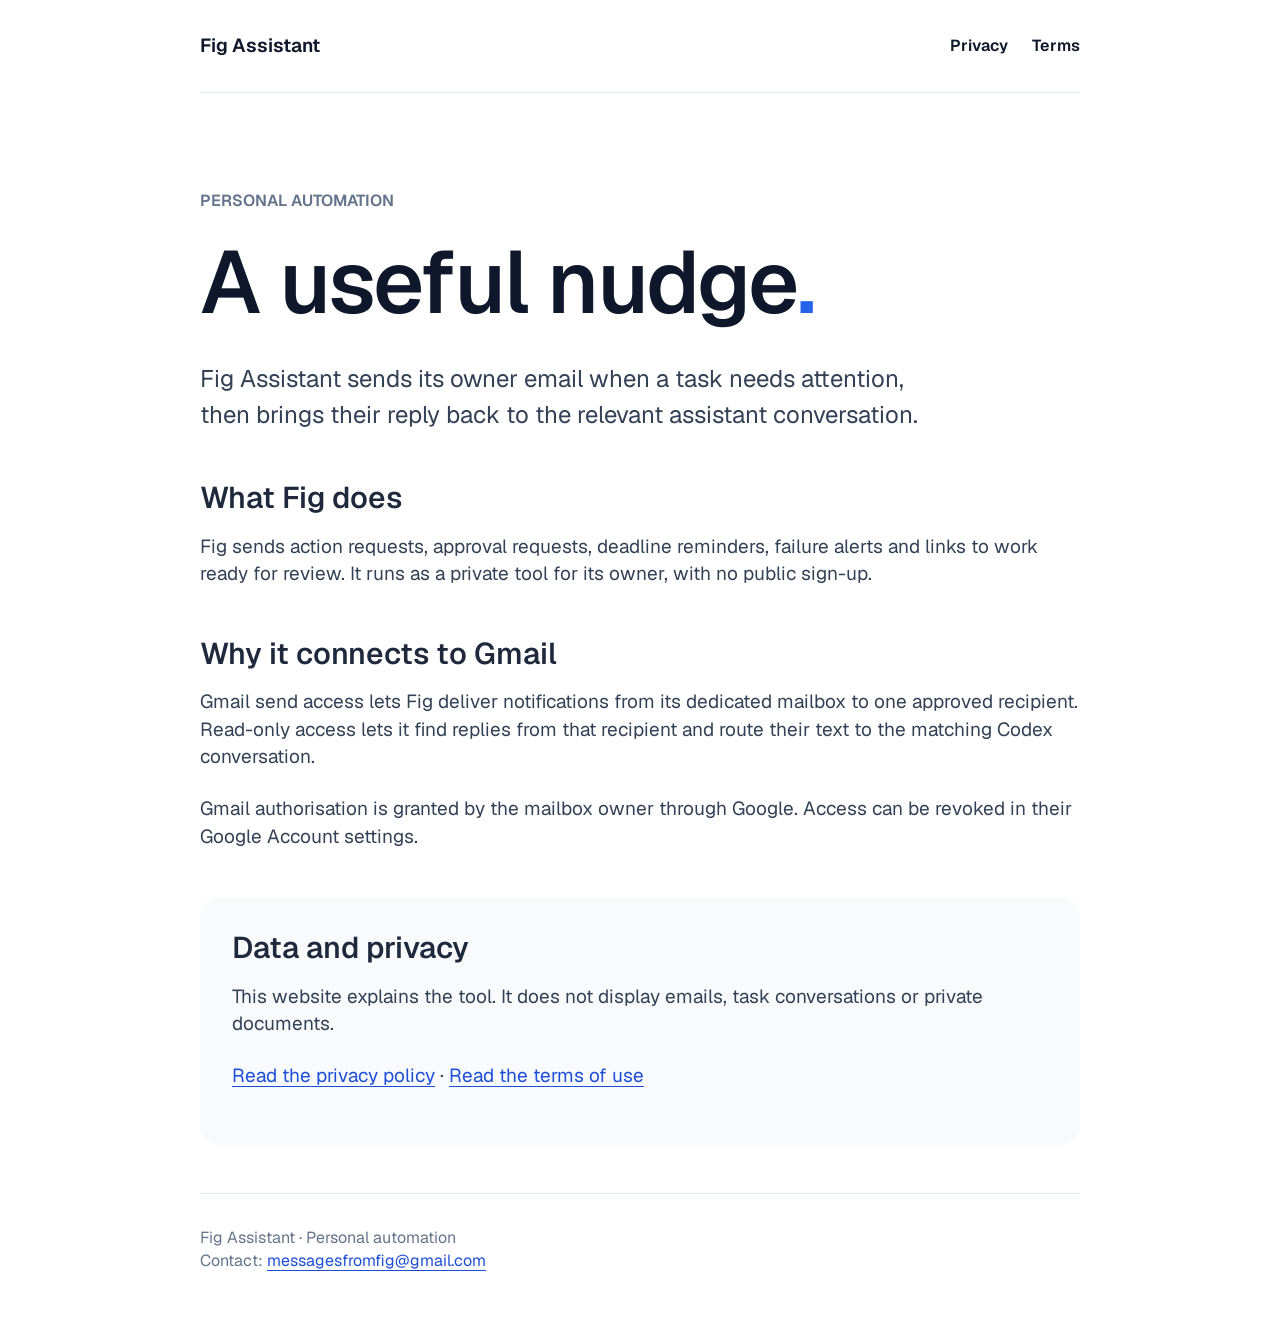
<file: index.html>
<!doctype html><html lang="en"><head><meta charset="utf-8"><meta name="viewport" content="width=device-width,initial-scale=1"><meta name="google-site-verification" content="SStZzeAy3qRWo9pvrleiL3JiTB3RvuiNqu80Wiv4vf4"><meta name="description" content="Fig Assistant is a personal email notification and reply-routing tool. Read how it works and how it handles data."><title>Personal email assistant · Fig Assistant</title><link rel="stylesheet" href="/style.css"></head><body class="home"><header><a href="/">Fig Assistant</a><nav aria-label="Main navigation"><a href="/privacy/">Privacy</a><a href="/terms/">Terms</a></nav></header><main><div class="label">PERSONAL AUTOMATION</div><h1>A useful nudge<span>.</span></h1><p class="lead">Fig Assistant sends its owner email when a task needs attention, then brings their reply back to the relevant assistant conversation.</p><section><h2>What Fig does</h2><p>Fig sends action requests, approval requests, deadline reminders, failure alerts and links to work ready for review. It runs as a private tool for its owner, with no public sign-up.</p></section><section><h2>Why it connects to Gmail</h2><p>Gmail send access lets Fig deliver notifications from its dedicated mailbox to one approved recipient. Read-only access lets it find replies from that recipient and route their text to the matching Codex conversation.</p><p>Gmail authorisation is granted by the mailbox owner through Google. Access can be revoked in their Google Account settings.</p></section><div class="note"><h2>Data and privacy</h2><p>This website explains the tool. It does not display emails, task conversations or private documents.</p><p><a href="/privacy/">Read the privacy policy</a> · <a href="/terms/">Read the terms of use</a></p></div></main><footer><p>Fig Assistant · Personal automation<br>Contact: <a href="mailto:messagesfromfig@gmail.com">messagesfromfig@gmail.com</a></p></footer></body></html>
</file>
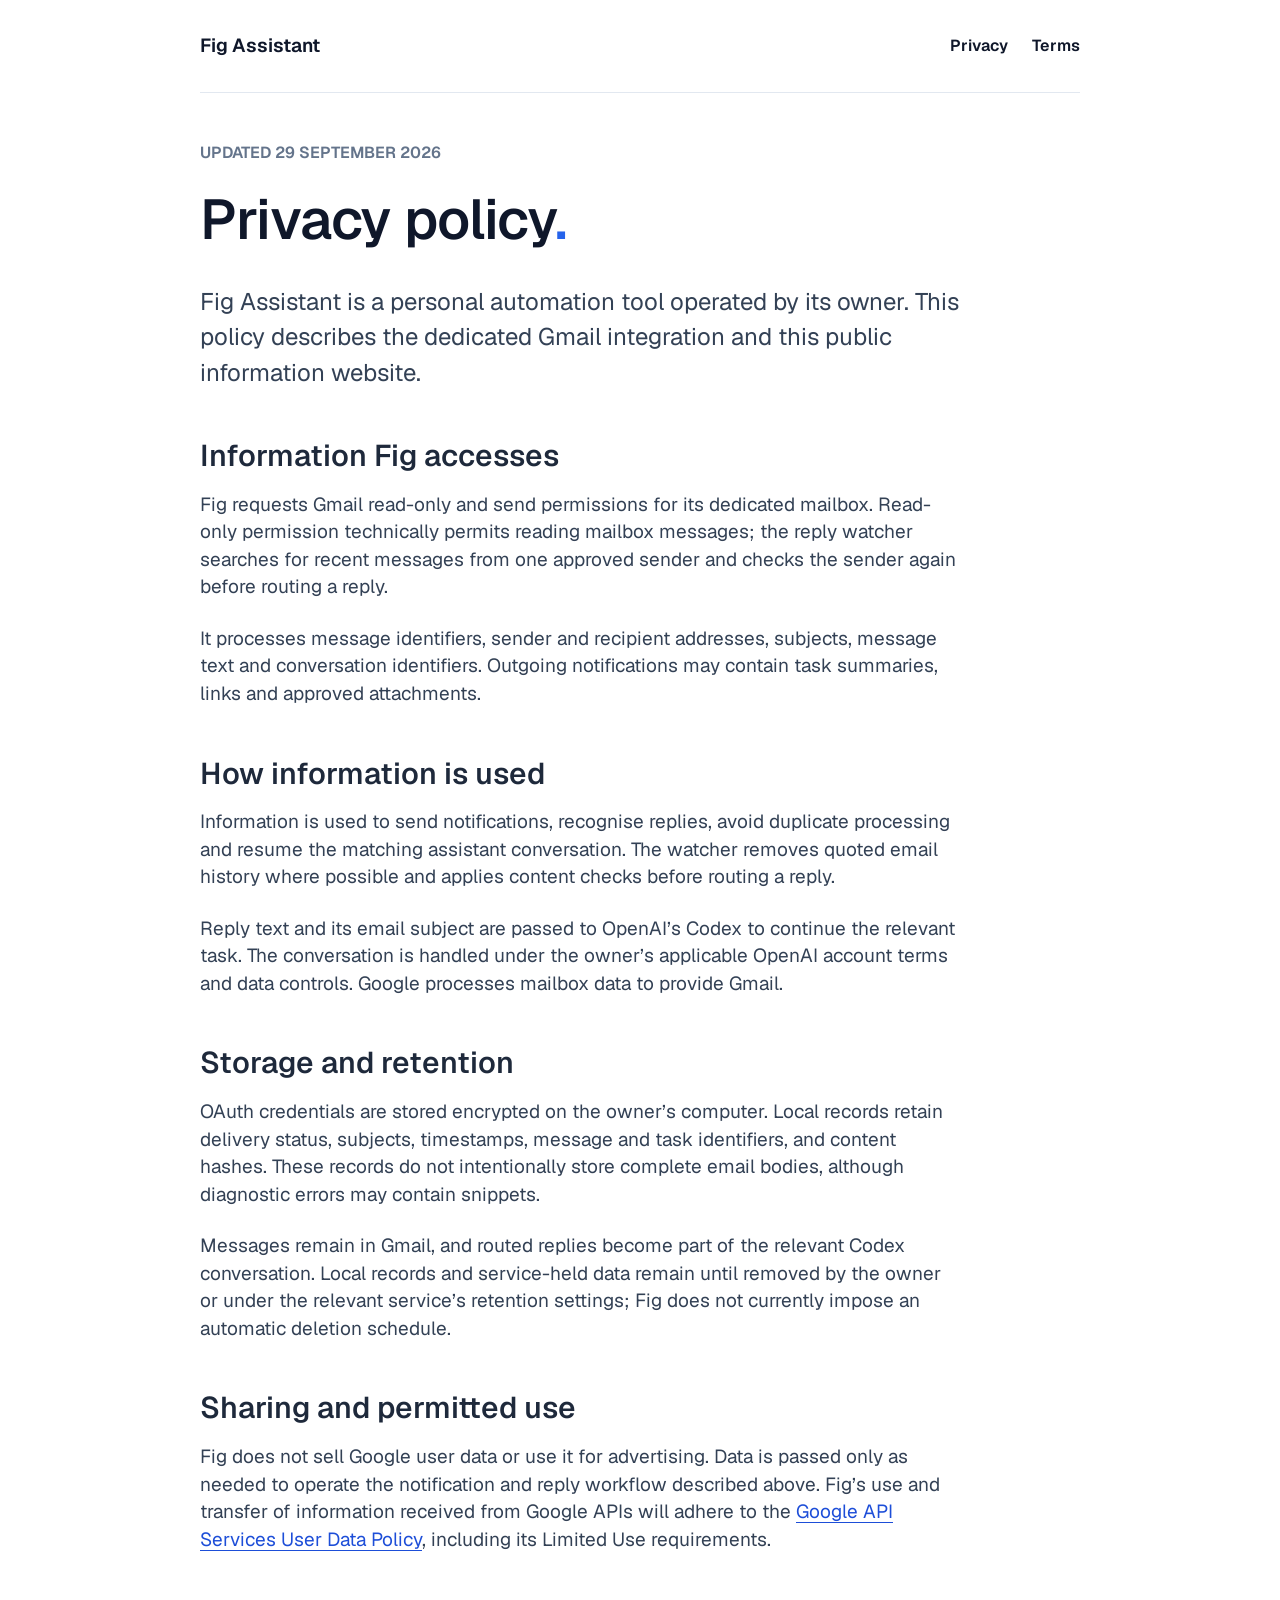
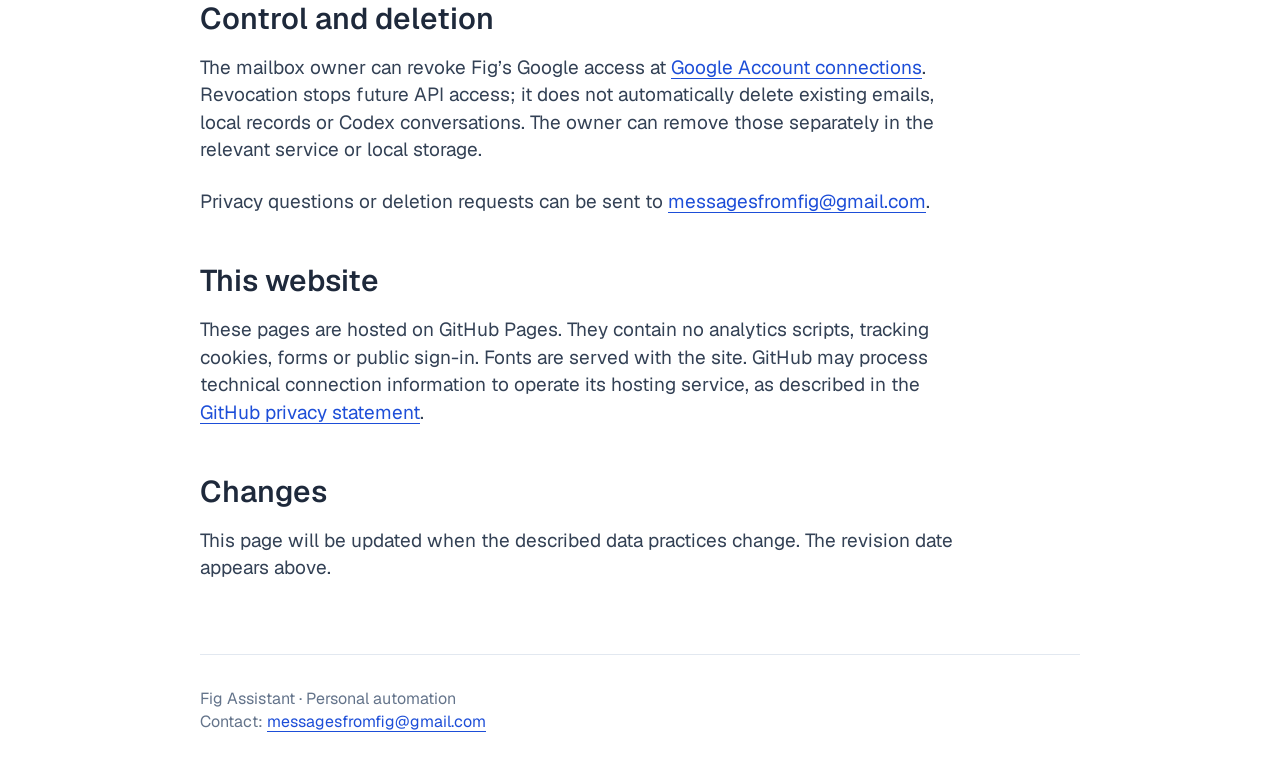
<file: privacy/index.html>
<!doctype html><html lang="en"><head><meta charset="utf-8"><meta name="viewport" content="width=device-width,initial-scale=1"><meta name="google-site-verification" content="SStZzeAy3qRWo9pvrleiL3JiTB3RvuiNqu80Wiv4vf4"><meta name="description" content="Fig Assistant is a personal email notification and reply-routing tool. Read how it works and how it handles data."><title>Privacy policy · Fig Assistant</title><link rel="stylesheet" href="/style.css"></head><body class="legal"><header><a href="/">Fig Assistant</a><nav aria-label="Main navigation"><a href="/privacy/">Privacy</a><a href="/terms/">Terms</a></nav></header><main><div class="label">UPDATED 29 SEPTEMBER 2026</div><h1>Privacy policy<span>.</span></h1><p class="lead">Fig Assistant is a personal automation tool operated by its owner. This policy describes the dedicated Gmail integration and this public information website.</p><section><h2>Information Fig accesses</h2><p>Fig requests Gmail read-only and send permissions for its dedicated mailbox. Read-only permission technically permits reading mailbox messages; the reply watcher searches for recent messages from one approved sender and checks the sender again before routing a reply.</p><p>It processes message identifiers, sender and recipient addresses, subjects, message text and conversation identifiers. Outgoing notifications may contain task summaries, links and approved attachments.</p></section><section><h2>How information is used</h2><p>Information is used to send notifications, recognise replies, avoid duplicate processing and resume the matching assistant conversation. The watcher removes quoted email history where possible and applies content checks before routing a reply.</p><p>Reply text and its email subject are passed to OpenAI’s Codex to continue the relevant task. The conversation is handled under the owner’s applicable OpenAI account terms and data controls. Google processes mailbox data to provide Gmail.</p></section><section><h2>Storage and retention</h2><p>OAuth credentials are stored encrypted on the owner’s computer. Local records retain delivery status, subjects, timestamps, message and task identifiers, and content hashes. These records do not intentionally store complete email bodies, although diagnostic errors may contain snippets.</p><p>Messages remain in Gmail, and routed replies become part of the relevant Codex conversation. Local records and service-held data remain until removed by the owner or under the relevant service’s retention settings; Fig does not currently impose an automatic deletion schedule.</p></section><section><h2>Sharing and permitted use</h2><p>Fig does not sell Google user data or use it for advertising. Data is passed only as needed to operate the notification and reply workflow described above. Fig’s use and transfer of information received from Google APIs will adhere to the <a href="https://developers.google.com/terms/api-services-user-data-policy">Google API Services User Data Policy</a>, including its Limited Use requirements.</p></section><section><h2>Control and deletion</h2><p>The mailbox owner can revoke Fig’s Google access at <a href="https://myaccount.google.com/connections">Google Account connections</a>. Revocation stops future API access; it does not automatically delete existing emails, local records or Codex conversations. The owner can remove those separately in the relevant service or local storage.</p><p>Privacy questions or deletion requests can be sent to <a href="mailto:messagesfromfig@gmail.com">messagesfromfig@gmail.com</a>.</p></section><section><h2>This website</h2><p>These pages are hosted on GitHub Pages. They contain no analytics scripts, tracking cookies, forms or public sign-in. Fonts are served with the site. GitHub may process technical connection information to operate its hosting service, as described in the <a href="https://docs.github.com/en/site-policy/privacy-policies/github-general-privacy-statement">GitHub privacy statement</a>.</p></section><section><h2>Changes</h2><p>This page will be updated when the described data practices change. The revision date appears above.</p></section></main><footer><p>Fig Assistant · Personal automation<br>Contact: <a href="mailto:messagesfromfig@gmail.com">messagesfromfig@gmail.com</a></p></footer></body></html>
</file>
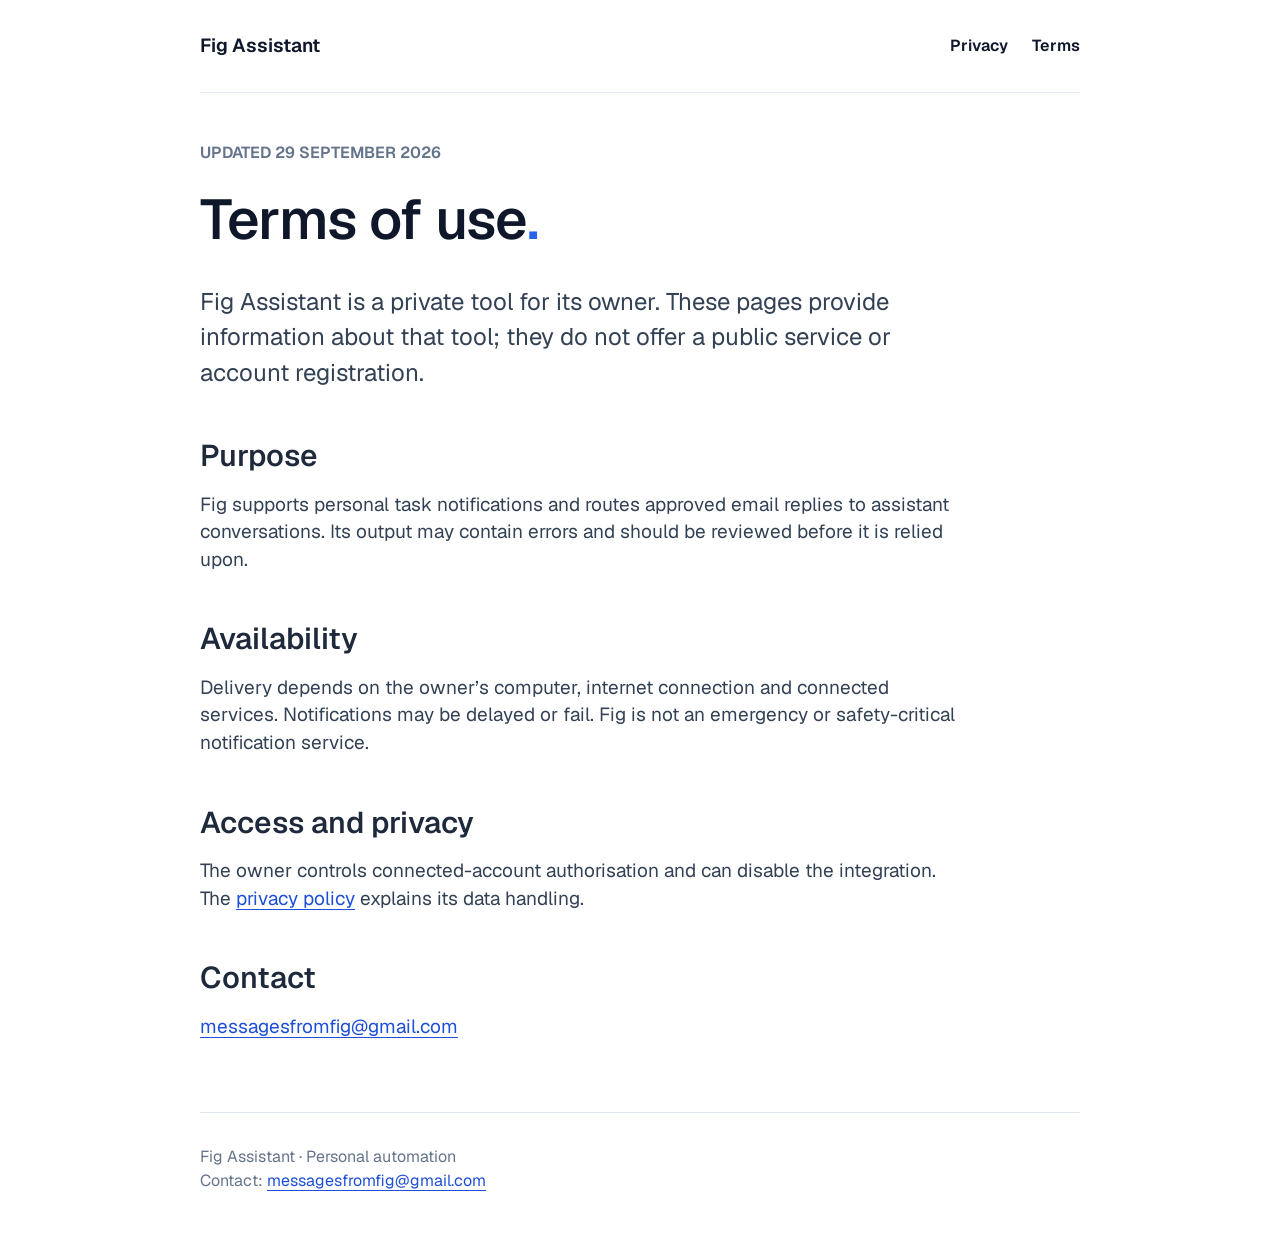
<file: terms/index.html>
<!doctype html><html lang="en"><head><meta charset="utf-8"><meta name="viewport" content="width=device-width,initial-scale=1"><meta name="google-site-verification" content="SStZzeAy3qRWo9pvrleiL3JiTB3RvuiNqu80Wiv4vf4"><meta name="description" content="Fig Assistant is a personal email notification and reply-routing tool. Read how it works and how it handles data."><title>Terms of use · Fig Assistant</title><link rel="stylesheet" href="/style.css"></head><body class="legal"><header><a href="/">Fig Assistant</a><nav aria-label="Main navigation"><a href="/privacy/">Privacy</a><a href="/terms/">Terms</a></nav></header><main><div class="label">UPDATED 29 SEPTEMBER 2026</div><h1>Terms of use<span>.</span></h1><p class="lead">Fig Assistant is a private tool for its owner. These pages provide information about that tool; they do not offer a public service or account registration.</p><section><h2>Purpose</h2><p>Fig supports personal task notifications and routes approved email replies to assistant conversations. Its output may contain errors and should be reviewed before it is relied upon.</p></section><section><h2>Availability</h2><p>Delivery depends on the owner’s computer, internet connection and connected services. Notifications may be delayed or fail. Fig is not an emergency or safety-critical notification service.</p></section><section><h2>Access and privacy</h2><p>The owner controls connected-account authorisation and can disable the integration. The <a href="/privacy/">privacy policy</a> explains its data handling.</p></section><section><h2>Contact</h2><p><a href="mailto:messagesfromfig@gmail.com">messagesfromfig@gmail.com</a></p></section></main><footer><p>Fig Assistant · Personal automation<br>Contact: <a href="mailto:messagesfromfig@gmail.com">messagesfromfig@gmail.com</a></p></footer></body></html>
</file>
<file: style.css>
@font-face{font-family:Geist;src:url('/assets/geist.woff2') format('woff2');font-weight:100 900;font-display:swap}*{box-sizing:border-box}body{margin:0;background:#FFFFFF;color:#334155;font-family:Geist,system-ui,sans-serif;font-size:19px;line-height:1.45}a{color:#1D4ED8;text-underline-offset:4px}a:focus-visible{outline:3px solid #2563EB;outline-offset:5px}header,main,footer{width:min(100% - 48px,880px);margin:auto}header{display:flex;justify-content:space-between;align-items:center;gap:24px;padding:32px 0;border-bottom:1px solid #E2E8F0}header a{font-weight:620;color:#0F172A;text-decoration:none}nav{display:flex;gap:24px;flex-wrap:wrap;font-size:16px}main{padding:96px 0 48px}h1{font-size:88px;font-weight:560;line-height:1.06;letter-spacing:-2px;color:#0F172A;margin:24px 0 32px}h1 span{color:#2563EB}h2{font-size:30px;font-weight:560;line-height:1.22;color:#1E293B;margin:0 0 16px}p{margin:0 0 24px}section{margin-top:48px}.lead{font-size:24px;line-height:1.48;max-width:730px}.label{font-size:16px;font-weight:620;color:#64748B}.note{background:#F8FAFC;border-radius:18px;padding:32px;margin-top:48px}footer{padding:32px 0 48px;border-top:1px solid #E2E8F0;font-size:16px;color:#64748B}footer p{margin:0}.legal h1{font-size:56px;line-height:1.14;letter-spacing:-.8px}.legal main{padding-top:48px}.legal p,.legal li{max-width:760px}li{margin-bottom:12px}@media(max-width:600px){header{align-items:flex-start;flex-direction:column;gap:16px}nav{gap:16px}main{padding-top:48px}h1{font-size:56px;line-height:1.14;letter-spacing:-.8px}.legal h1{font-size:40px;overflow-wrap:anywhere}.lead{font-size:24px}.note{padding:24px}section{margin-top:48px}}
</file>
